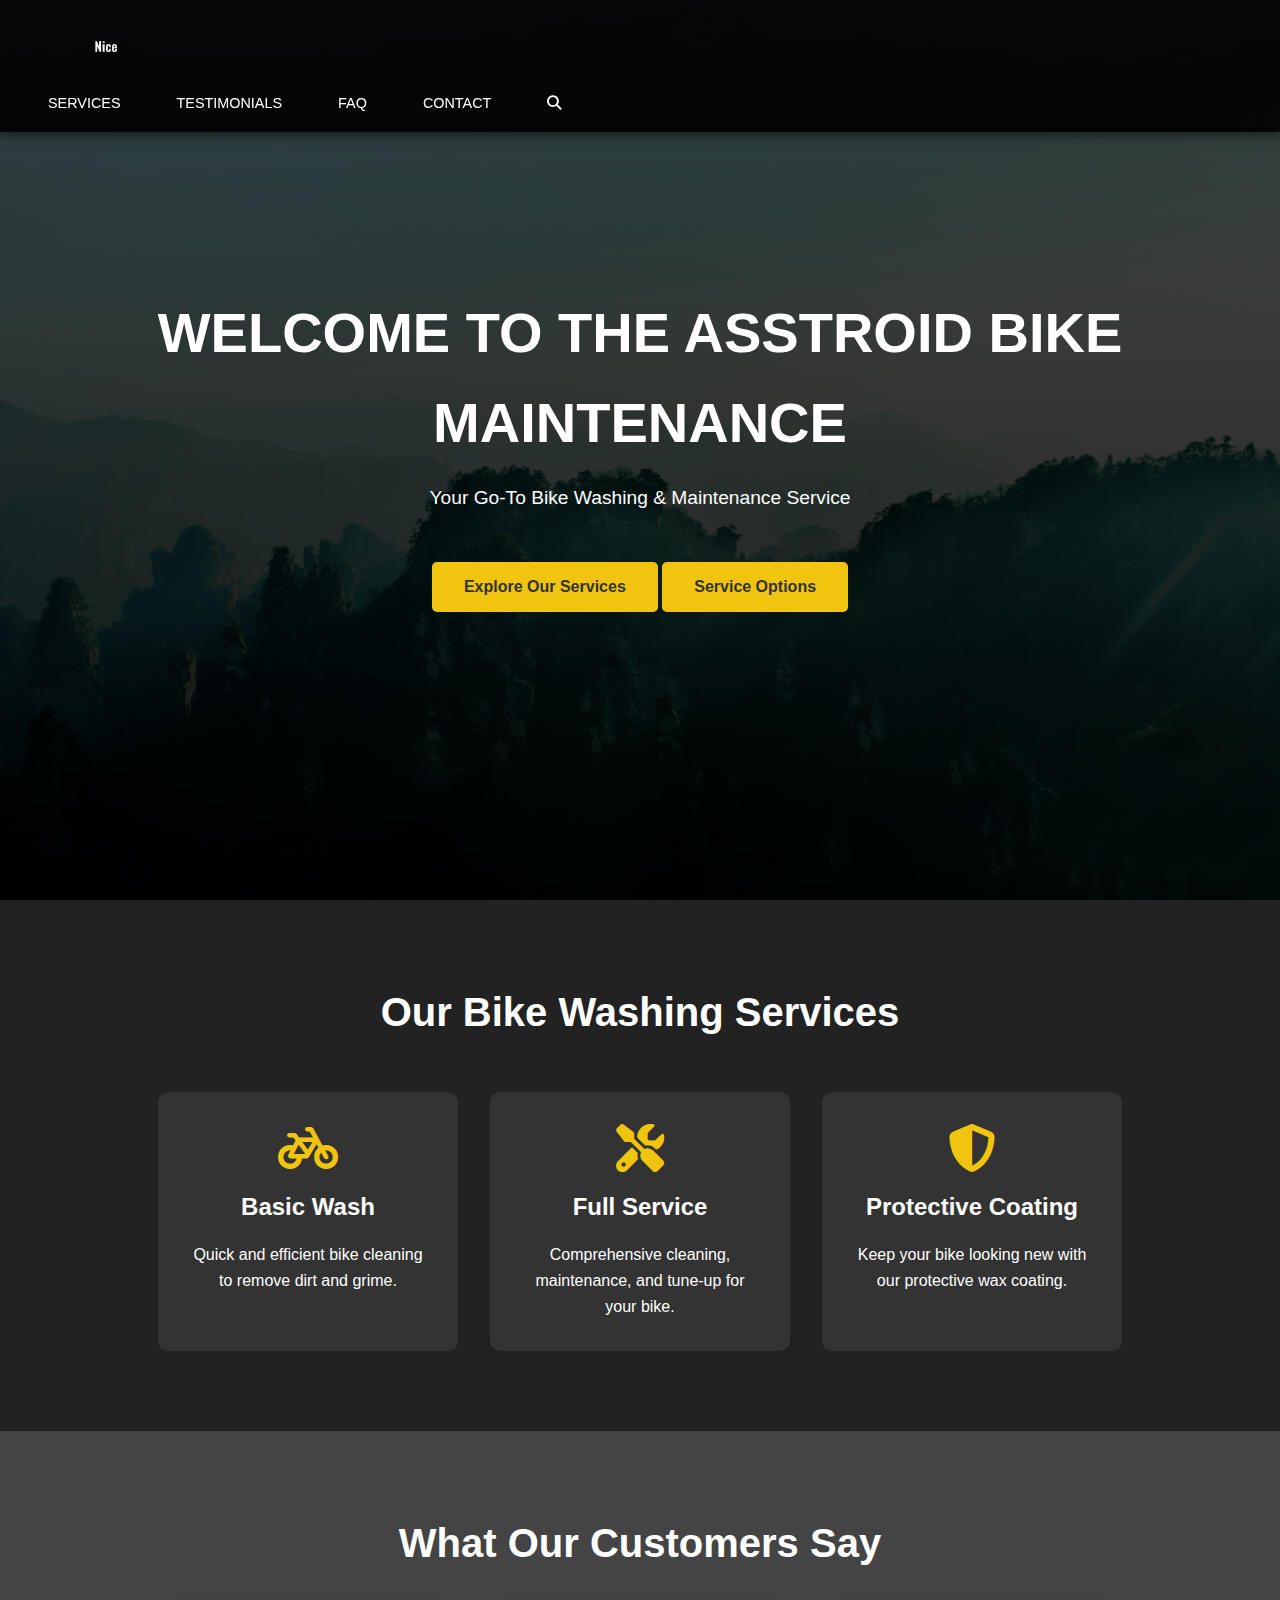
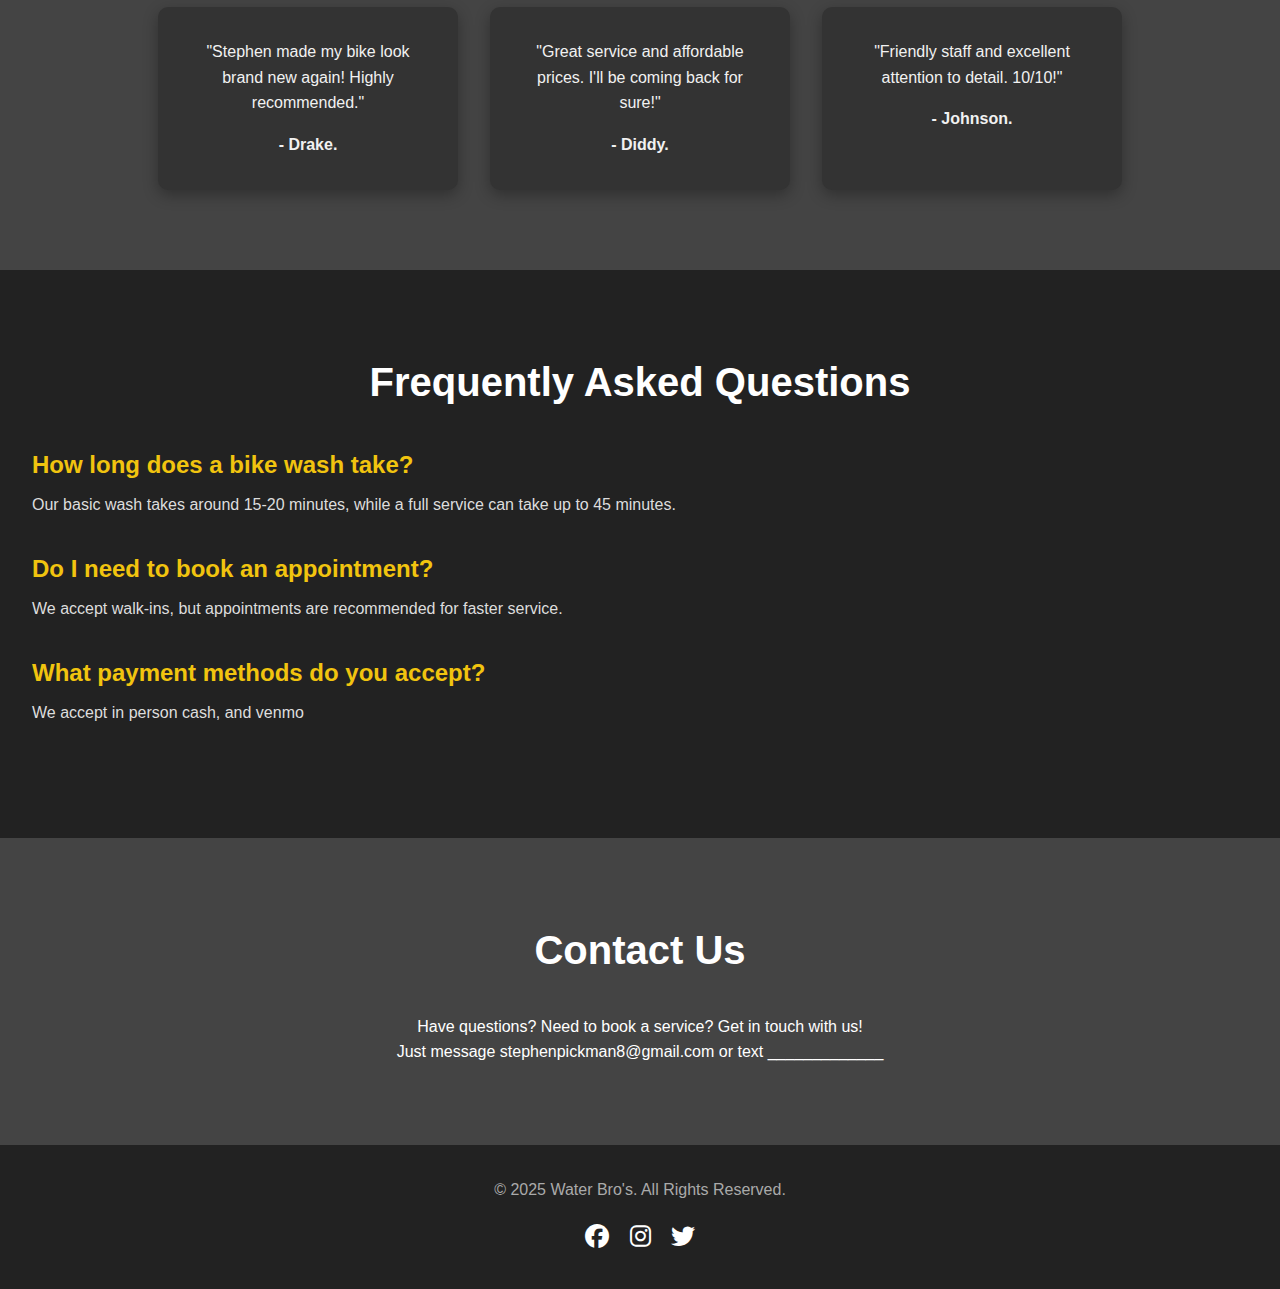
<file: index.html>
<!DOCTYPE html>
<html lang="en">
<head>
  <meta charset="UTF-8">
  <meta http-equiv="X-UA-Compatible" content="IE=edge">
  <meta name="viewport" content="width=device-width, initial-scale=1.0">
  <title>Asstroid | Bike Washing Service</title>
  <link rel="stylesheet" href="https://cdnjs.cloudflare.com/ajax/libs/font-awesome/6.5.1/css/all.min.css">
  <link rel="stylesheet" href="style.css">
</head>
<body>
  <!-- Header Section -->
  <header>
    <nav>
      <img src="img/logo.png" alt="Water Bro's Logo" class="logo">
      <ul>
        <li><a href="#services">Services</a></li>
        <li><a href="#testimonials">Testimonials</a></li>
        <li><a href="#faq">FAQ</a></li>
        <li><a href="#contact">Contact</a></li>
        <li class="search"><a href="#"><i class="fa-solid fa-magnifying-glass"></i></a></li>
        <li class="hamburguer">
          <a href="#"><i class="fa-solid fa-bars"></i></a>
        </li>
      </ul>
    </nav>
  </header>

  <!-- Hero Section -->
  <main>
    <section class="hero">
      <div class="hero-content">
        <h1>Welcome to the Asstroid Bike Maintenance</h1>
        <p>Your Go-To Bike Washing & Maintenance Service</p>
     <center>  <a href="#services" class="btn-primary">Explore Our Services</a>
        <a href="options.html" class="btn-primary" style="margin-top: 1rem;">Service Options</a> </center> <!-- Link to Options Page -->
      </div>
    </section>

    <!-- Services Section -->
    <section id="services" class="services">
      <h2>Our Bike Washing Services</h2>
      <div class="service-cards">
        <div class="service-card">
          <i class="fa-solid fa-bicycle"></i>
          <h3>Basic Wash</h3>
          <p>Quick and efficient bike cleaning to remove dirt and grime.</p>
        </div>
        <div class="service-card">
          <i class="fa-solid fa-tools"></i>
          <h3>Full Service</h3>
          <p>Comprehensive cleaning, maintenance, and tune-up for your bike.</p>
        </div>
        <div class="service-card">
          <i class="fa-solid fa-shield-alt"></i>
          <h3>Protective Coating</h3>
          <p>Keep your bike looking new with our protective wax coating.</p>
        </div>
      </div>
    </section>

    <!-- Testimonials Section -->
    <section id="testimonials" class="testimonials">
      <h2>What Our Customers Say</h2>
      <div class="testimonial-cards">
        <div class="testimonial-card">
          <p>"Stephen made my bike look brand new again! Highly recommended."</p>
          <h4>- Drake.</h4>
        </div>
        <div class="testimonial-card">
          <p>"Great service and affordable prices. I'll be coming back for sure!"</p>
          <h4>- Diddy.</h4>
        </div>
        <div class="testimonial-card">
          <p>"Friendly staff and excellent attention to detail. 10/10!"</p>
          <h4>- Johnson.</h4>
        </div>
      </div>
    </section>

    <!-- FAQ Section -->
    <section id="faq" class="faq">
      <h2>Frequently Asked Questions</h2>
      <div class="faq-item">
        <h3>How long does a bike wash take?</h3>
        <p>Our basic wash takes around 15-20 minutes, while a full service can take up to 45 minutes.</p>
      </div>
      <div class="faq-item">
        <h3>Do I need to book an appointment?</h3>
        <p>We accept walk-ins, but appointments are recommended for faster service.</p>
      </div>
      <div class="faq-item">
        <h3>What payment methods do you accept?</h3>
        <p>We accept in person cash, and venmo</p>
      </div>
    </section>

    <!-- Contact Section -->
    <section id="contact" class="contact">
      <h2>Contact Us</h2>
      <p>Have questions? Need to book a service? Get in touch with us!</p>
     <p>Just message stephenpickman8@gmail.com or text _____________</p>
    </section>
  </main>

  <!-- Footer Section -->
  <footer>
    <p>&copy; 2025 Water Bro's. All Rights Reserved.</p>
    <div class="social-icons">
      <a href="#"><i class="fa-brands fa-facebook"></i></a>
      <a href="#"><i class="fa-brands fa-instagram"></i></a>
      <a href="#"><i class="fa-brands fa-twitter"></i></a>
    </div>
  </footer>
</body>
</html>
</file>
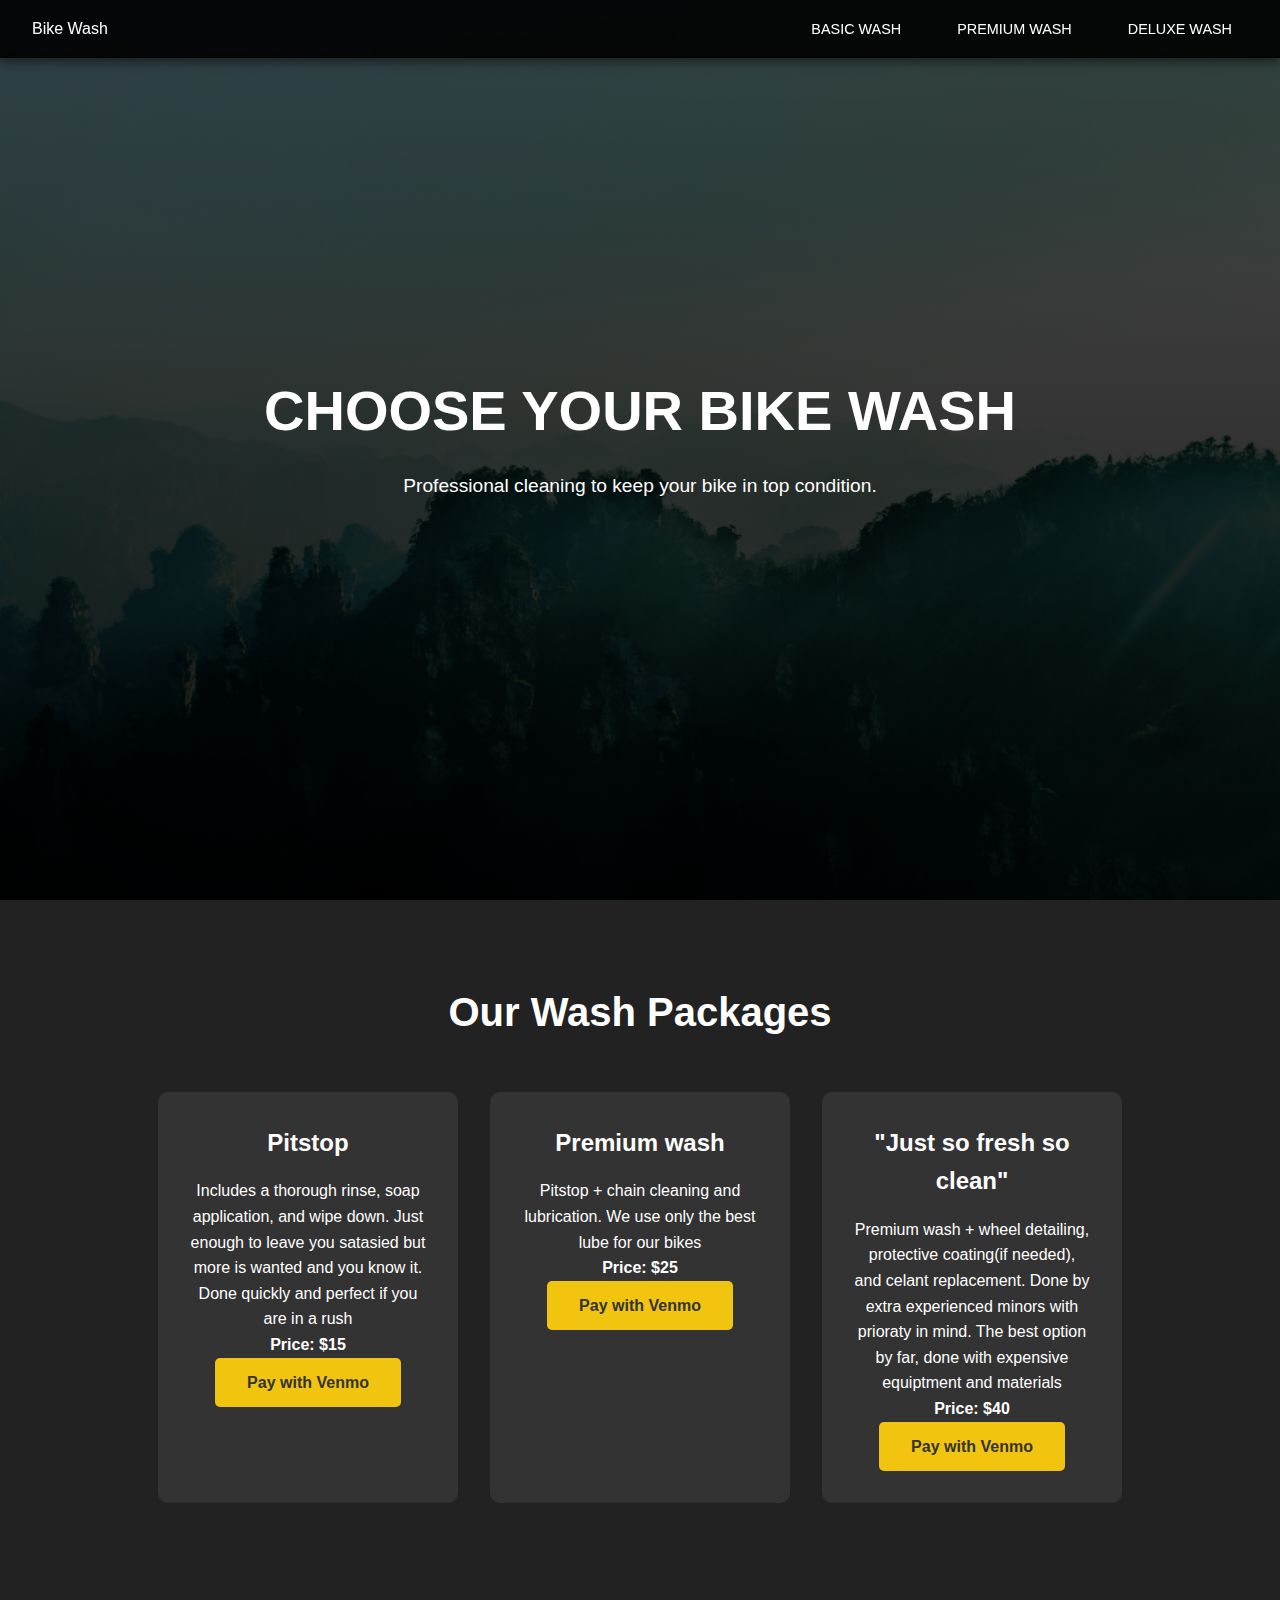
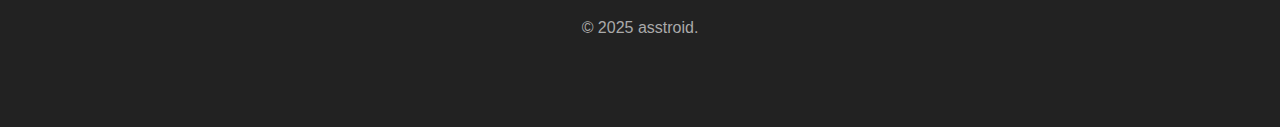
<file: options.html>
<!DOCTYPE html>
<html lang="en">
<head>
  <meta charset="UTF-8">
  <meta name="viewport" content="width=device-width, initial-scale=1.0">
  <link rel="stylesheet" href="options.css">
  <title>Bike Wash Options</title>
</head>
<body>
  <!-- Header -->
  <header>
    <a href="#" class="logo">Bike Wash</a>
    <ul>
      <li><a href="#basic">Basic Wash</a></li>
      <li><a href="#premium">Premium Wash</a></li>
      <li><a href="#deluxe">Deluxe Wash</a></li>
    </ul>
    <span class="hamburguer">&#9776;</span>
  </header>

  <!-- Hero Section -->
  <section class="hero">
    <div class="hero-content">
      <h1>Choose Your Bike Wash</h1>
      <p>Professional cleaning to keep your bike in top condition.</p>
    </div>
  </section>

  <!-- Bike Wash Options Section -->
  <section class="services">
    <h2>Our Wash Packages</h2>
    <div class="service-cards">

      <!-- Basic Wash -->
      <div class="service-card" id="basic">
        <i class="fas fa-bicycle"></i>
        <h3>Pitstop</h3>
        <p>Includes a thorough rinse, soap application, and wipe down. Just enough to leave you satasied but more is wanted and you know it. Done quickly and perfect if you are in a rush</p>
        <p><strong>Price: $15</strong></p>
        <a class="btn-primary" href="https://venmo.com/your-venmo-link-basic" target="_blank">Pay with Venmo</a>
      </div>

      <!-- Premium Wash -->
      <div class="service-card" id="premium">
        <i class="fas fa-tools"></i>
        <h3>Premium wash</h3>
        <p>Pitstop + chain cleaning and lubrication. We use only the best lube for our bikes</p>
        <p><strong>Price: $25</strong></p>
        <a class="btn-primary" href="https://venmo.com/your-venmo-link-premium" target="_blank">Pay with Venmo</a>
      </div>

      <!-- Deluxe Wash -->
      <div class="service-card" id="deluxe">
        <i class="fas fa-star"></i>
        <h3>"Just so fresh so clean"</h3>
        <p>Premium wash + wheel detailing, protective coating(if needed), and celant replacement. Done by extra experienced minors with prioraty in mind. The best option by far, done with expensive equiptment and materials</p>        <p><strong>Price: $40</strong></p>
        <a class="btn-primary" href="https://venmo.com/your-venmo-link-deluxe" target="_blank">Pay with Venmo</a>
      </div>
    
    
  
    </div>
    </div>
  </section>

  <!-- Footer -->
  <footer>
    <p>&copy; 2025 asstroid.</p>
    <div class="social-icons">
      <a href="#"><i class="fab fa-facebook"></i></a>
      <a href="#"><i class="fab fa-twitter"></i></a>
      <a href="#"><i class="fab fa-instagram"></i></a>
    </div>
  </footer>

  <script>
    document.querySelector('.hamburguer').addEventListener('click', () => {
      document.querySelector('header ul').classList.toggle('active');
    });
  </script>
</body>
</html>
</file>
<file: style.css>
/* Reset Styles */
  *, *::before, *::after {
    margin: 0;
    padding: 0;
    box-sizing: border-box;
  }

  body {
    font-family: "Poppins", sans-serif;
    background-color: #333;
    color: #fff;
    line-height: 1.6;
    overflow-x: hidden;
  }

  a {
    text-decoration: none;
    color: inherit;
  }

  /* Header Styles */
  header {
    position: fixed;
    top: 0;
    left: 0;
    width: 100%;
    background-color: rgba(0, 0, 0, 0.9);
    padding: 1rem 2rem;
    display: flex;
    justify-content: space-between;
    align-items: center;
    z-index: 999;
    box-shadow: 0 4px 10px rgba(0, 0, 0, 0.5);
  }

  header .logo {
    width: 150px;
  }

  header ul {
    list-style: none;
    display: flex;
    gap: 1.5rem;
  }

  header ul a {
    color: #fff;
    font-size: 0.9rem;
    text-transform: uppercase;
    padding: 0.5rem 1rem;
    transition: all 0.3s ease;
  }

  header ul a:hover {
    color: #f1c40f;
    background-color: rgba(255, 255, 255, 0.1);
    border-radius: 5px;
  }

  .hamburguer {
    display: none;
  }

  /* Hero Section */
  .hero {
    height: 100vh;
    background-image: linear-gradient(to bottom, rgba(0, 0, 0, 0.7), rgba(0, 0, 0, 0.9)), url('img/background.png');
    background-size: cover;
    background-position: center;
    display: flex;
    justify-content: center;
    align-items: center;
    text-align: center;
  }

  .hero-content h1 {
    font-size: 3.5rem;
    margin-bottom: 1rem;
    font-weight: 700;
    text-transform: uppercase;
  }

  .hero-content p {
    font-size: 1.2rem;
    margin-bottom: 2rem;
  }

  .btn-primary {
    display: inline-block;
    padding: 0.75rem 2rem;
    background-color: #f1c40f;
    color: #333;
    font-size: 1rem;
    font-weight: bold;
    border-radius: 5px;
    transition: background-color 0.3s ease, transform 0.2s ease;
  }

  .btn-primary:hover {
    background-color: #e1b00e;
    transform: translateY(-3px);
  }

  /* Services Section */
  .services {
    background-color: #222;
    padding: 5rem 2rem;
    text-align: center;
  }

  .services h2 {
    font-size: 2.5rem;
    margin-bottom: 3rem;
  }

  .service-cards {
    display: flex;
    justify-content: center;
    gap: 2rem;
    flex-wrap: wrap;
  }

  .service-card {
    background-color: #333;
    padding: 2rem;
    border-radius: 10px;
    width: 300px;
    text-align: center;
    transition: transform 0.3s ease, box-shadow 0.3s ease;
  }

  .service-card i {
    font-size: 3rem;
    color: #f1c40f;
    margin-bottom: 1rem;
  }

  .service-card h3 {
    font-size: 1.5rem;
    margin-bottom: 1rem;
  }

  .service-card:hover {
    transform: translateY(-10px);
    box-shadow: 0 10px 20px rgba(0, 0, 0, 0.5);
  }

  /* Testimonials Section */
  .testimonials {
    padding: 5rem 2rem;
    background-color: #444;
    text-align: center;
  }

  .testimonials h2 {
    font-size: 2.5rem;
    margin-bottom: 2rem;
  }

  .testimonial-cards {
    display: flex;
    justify-content: center;
    gap: 2rem;
    flex-wrap: wrap;
  }

  .testimonial-card {
    background-color: #333;
    color: #f1f1f1;
    padding: 2rem;
    border-radius: 10px;
    width: 300px;
    text-align: center;
    box-shadow: 0 5px 15px rgba(0, 0, 0, 0.3);
    transition: transform 0.3s ease;
  }

  .testimonial-card:hover {
    transform: scale(1.05);
  }

  .testimonial-card h4 {
    margin-top: 1rem;
    font-weight: 600;
  }

  /* FAQ Section */
  .faq {
    padding: 5rem 2rem;
    background-color: #222;
    text-align: left;
  }

  .faq h2 {
    font-size: 2.5rem;
    text-align: center;
    margin-bottom: 2rem;
  }

  .faq-item {
    margin-bottom: 2rem;
  }

  .faq-item h3 {
    font-size: 1.5rem;
    margin-bottom: 0.5rem;
    color: #f1c40f;
  }

  .faq-item p {
    font-size: 1rem;
    color: #ddd;
  }

  /* Contact Section */
  .contact {
    padding: 5rem 2rem;
    background-color: #444;
    text-align: center;
  }

  .contact h2 {
    font-size: 2.5rem;
    margin-bottom: 2rem;
  }

  .contact form {
    max-width: 500px;
    margin: 0 auto;
    background-color: #333;
    padding: 2rem;
    border-radius: 10px;
    box-shadow: 0 5px 15px rgba(0, 0, 0, 0.3);
  }

  .form-group {
    margin-bottom: 1.5rem;
  }

  .form-group label {
    display: block;
    margin-bottom: 0.5rem;
    color: #ddd;
  }

  .form-group input,
  .form-group textarea {
    width: 100%;
    padding: 0.75rem;
    border: none;
    border-radius: 5px;
    background-color: #222;
    color: #fff;
  }

  .form-group input::placeholder,
  .form-group textarea::placeholder {
    color: #aaa;
  }

  form button {
    padding: 0.75rem 2rem;
    background-color: #f1c40f;
    color: #333;
    font-size: 1rem;
    font-weight: bold;
    border: none;
    border-radius: 5px;
    cursor: pointer;
    transition: background-color 0.3s ease;
  }

  form button:hover {
    background-color: #e1b00e;
  }

  /* Footer Section */
  footer {
    padding: 2rem 1rem;
    background-color: #222;
    text-align: center;
  }

  footer p {
    margin-bottom: 1rem;
    color: #aaa;
  }

  .social-icons a {
    margin: 0 0.5rem;
    font-size: 1.5rem;
    color: #fff;
    transition: color 0.3s ease;
  }

  .social-icons a:hover {
    color: #f1c40f;
  }

  /* Responsive Design */
  @media (max-width: 768px) {
    header ul {
      display: none;
      flex-direction: column;
      gap: 1rem;
      position: absolute;
      top: 100%;
      right: 0;
      background-color: rgba(0, 0, 0, 0.9);
      padding: 1rem;
    }

    header ul.active {
      display: flex;
    }

    .hamburguer {
      display: block;
      color: #fff;
      font-size: 1.5rem;
      cursor: pointer;
    }

    .service-cards,
    .testimonial-cards {
      flex-direction: column;
    }
  }
img {
    max-width: 30%; /* Prevents it from exceeding container size */
    height: auto;
  position: auto;/* Maintains aspect ratio */
}
</file>
<file: options.css>
/* Reset Styles */
  *, *::before, *::after {
    margin: 0;
    padding: 0;
    box-sizing: border-box;
  }

  body {
    font-family: "Poppins", sans-serif;
    background-color: #333;
    color: #fff;
    line-height: 1.6;
    overflow-x: hidden;
  }

  a {
    text-decoration: none;
    color: inherit;
  }

  /* Header Styles */
  header {
    position: fixed;
    top: 0;
    left: 0;
    width: 100%;
    background-color: rgba(0, 0, 0, 0.9);
    padding: 1rem 2rem;
    display: flex;
    justify-content: space-between;
    align-items: center;
    z-index: 999;
    box-shadow: 0 4px 10px rgba(0, 0, 0, 0.5);
  }

  header .logo {
    width: 150px;
  }

  header ul {
    list-style: none;
    display: flex;
    gap: 1.5rem;
  }

  header ul a {
    color: #fff;
    font-size: 0.9rem;
    text-transform: uppercase;
    padding: 0.5rem 1rem;
    transition: all 0.3s ease;
  }

  header ul a:hover {
    color: #f1c40f;
    background-color: rgba(255, 255, 255, 0.1);
    border-radius: 5px;
  }

  .hamburguer {
    display: none;
  }

  /* Hero Section */
  .hero {
    height: 100vh;
    background-image: linear-gradient(to bottom, rgba(0, 0, 0, 0.7), rgba(0, 0, 0, 0.9)), url('img/background.png');
    background-size: cover;
    background-position: center;
    display: flex;
    justify-content: center;
    align-items: center;
    text-align: center;
  }

  .hero-content h1 {
    font-size: 3.5rem;
    margin-bottom: 1rem;
    font-weight: 700;
    text-transform: uppercase;
  }

  .hero-content p {
    font-size: 1.2rem;
    margin-bottom: 2rem;
  }

  .btn-primary {
    display: inline-block;
    padding: 0.75rem 2rem;
    background-color: #f1c40f;
    color: #333;
    font-size: 1rem;
    font-weight: bold;
    border-radius: 5px;
    transition: background-color 0.3s ease, transform 0.2s ease;
  }

  .btn-primary:hover {
    background-color: #e1b00e;
    transform: translateY(-3px);
  }

  /* Services Section */
  .services {
    background-color: #222;
    padding: 5rem 2rem;
    text-align: center;
  }

  .services h2 {
    font-size: 2.5rem;
    margin-bottom: 3rem;
  }

  .service-cards {
    display: flex;
    justify-content: center;
    gap: 2rem;
    flex-wrap: wrap;
  }

  .service-card {
    background-color: #333;
    padding: 2rem;
    border-radius: 10px;
    width: 300px;
    text-align: center;
    transition: transform 0.3s ease, box-shadow 0.3s ease;
  }

  .service-card i {
    font-size: 3rem;
    color: #f1c40f;
    margin-bottom: 1rem;
  }

  .service-card h3 {
    font-size: 1.5rem;
    margin-bottom: 1rem;
  }

  .service-card:hover {
    transform: translateY(-10px);
    box-shadow: 0 10px 20px rgba(0, 0, 0, 0.5);
  }

  /* Testimonials Section */
  .testimonials {
    padding: 5rem 2rem;
    background-color: #444;
    text-align: center;
  }

  .testimonials h2 {
    font-size: 2.5rem;
    margin-bottom: 2rem;
  }

  .testimonial-cards {
    display: flex;
    justify-content: center;
    gap: 2rem;
    flex-wrap: wrap;
  }

  .testimonial-card {
    background-color: #333;
    color: #f1f1f1;
    padding: 2rem;
    border-radius: 10px;
    width: 300px;
    text-align: center;
    box-shadow: 0 5px 15px rgba(0, 0, 0, 0.3);
    transition: transform 0.3s ease;
  }

  .testimonial-card:hover {
    transform: scale(1.05);
  }

  .testimonial-card h4 {
    margin-top: 1rem;
    font-weight: 600;
  }

  /* FAQ Section */
  .faq {
    padding: 5rem 2rem;
    background-color: #222;
    text-align: left;
  }

  .faq h2 {
    font-size: 2.5rem;
    text-align: center;
    margin-bottom: 2rem;
  }

  .faq-item {
    margin-bottom: 2rem;
  }

  .faq-item h3 {
    font-size: 1.5rem;
    margin-bottom: 0.5rem;
    color: #f1c40f;
  }

  .faq-item p {
    font-size: 1rem;
    color: #ddd;
  }

  /* Contact Section */
  .contact {
    padding: 5rem 2rem;
    background-color: #444;
    text-align: center;
  }

  .contact h2 {
    font-size: 2.5rem;
    margin-bottom: 2rem;
  }

  .contact form {
    max-width: 500px;
    margin: 0 auto;
    background-color: #333;
    padding: 2rem;
    border-radius: 10px;
    box-shadow: 0 5px 15px rgba(0, 0, 0, 0.3);
  }

  .form-group {
    margin-bottom: 1.5rem;
  }

  .form-group label {
    display: block;
    margin-bottom: 0.5rem;
    color: #ddd;
  }

  .form-group input,
  .form-group textarea {
    width: 100%;
    padding: 0.75rem;
    border: none;
    border-radius: 5px;
    background-color: #222;
    color: #fff;
  }

  .form-group input::placeholder,
  .form-group textarea::placeholder {
    color: #aaa;
  }

  form button {
    padding: 0.75rem 2rem;
    background-color: #f1c40f;
    color: #333;
    font-size: 1rem;
    font-weight: bold;
    border: none;
    border-radius: 5px;
    cursor: pointer;
    transition: background-color 0.3s ease;
  }

  form button:hover {
    background-color: #e1b00e;
  }

  /* Footer Section */
  footer {
    padding: 2rem 1rem;
    background-color: #222;
    text-align: center;
  }

  footer p {
    margin-bottom: 1rem;
    color: #aaa;
  }

  .social-icons a {
    margin: 0 0.5rem;
    font-size: 1.5rem;
    color: #fff;
    transition: color 0.3s ease;
  }

  .social-icons a:hover {
    color: #f1c40f;
  }

  /* Responsive Design */
  @media (max-width: 768px) {
    header ul {
      display: none;
      flex-direction: column;
      gap: 1rem;
      position: absolute;
      top: 100%;
      right: 0;
      background-color: rgba(0, 0, 0, 0.9);
      padding: 1rem;
    }

    header ul.active {
      display: flex;
    }

    .hamburguer {
      display: block;
      color: #fff;
      font-size: 1.5rem;
      cursor: pointer;
    }

    .service-cards,
    .testimonial-cards {
      flex-direction: column;
    }
  }
img {
    max-width: 30%; /* Prevents it from exceeding container size */
    height: auto;
  position: auto;/* Maintains aspect ratio */
}
</file>
